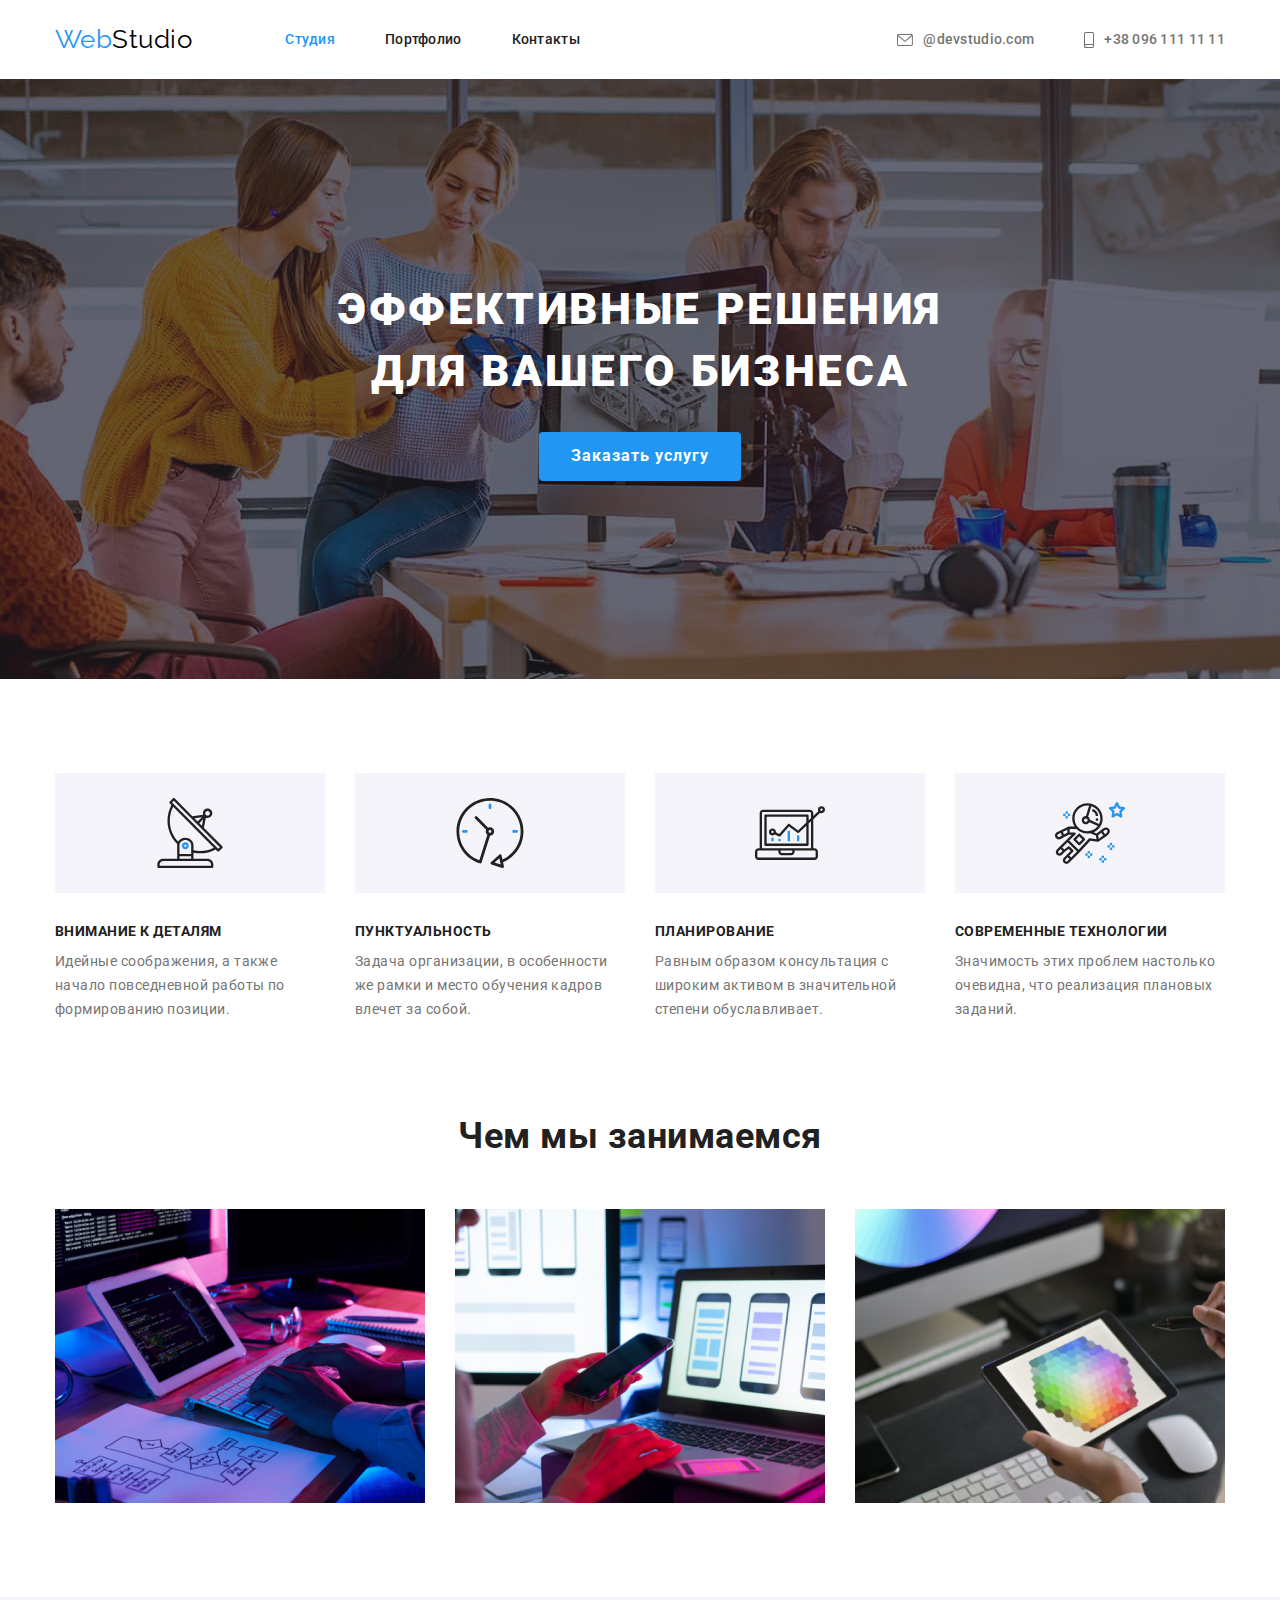
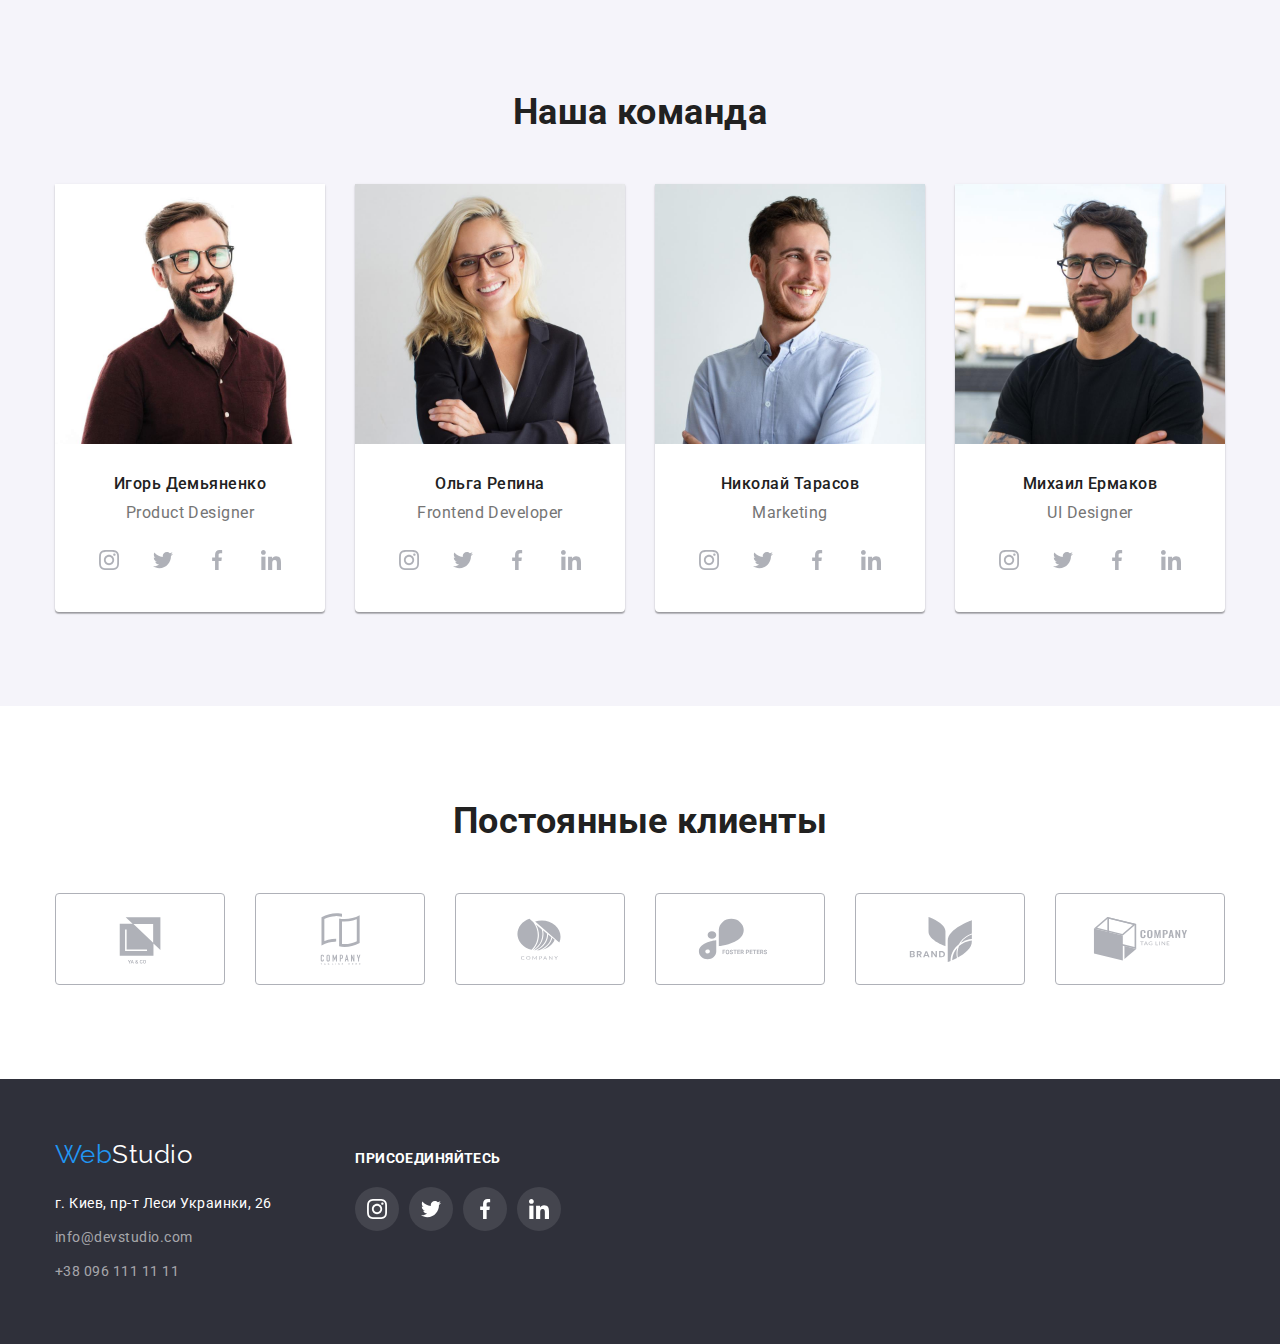
<file: index.html>
<!DOCTYPE html>
<html lang="en">
  <head>
    <meta charset="UTF-8" />
    <meta http-equiv="X-UA-Compatible" content="IE=edge" />
    <meta name="viewport" content="width=device-width, initial-scale=1.0" />
    <link rel="preconnect" href="https://fonts.googleapis.com" />
    <link rel="preconnect" href="https://fonts.gstatic.com" crossorigin />
    <title>Web studio</title>
    <link
      href="https://fonts.googleapis.com/css2?family=Raleway:wght@700&family=Roboto:wght@400;500;700;900&display=swap"
      rel="stylesheet"
    />
    <link
      rel="stylesheet"
      href="https://cdn.jsdelivr.net/npm/modern-normalize@1.1.0/modern-normalize.min.css"
    />
    <link rel="stylesheet" href="./css/styles.css" />
  </head>
  <body class="page">
    <!-- Header section -->
    <header class="header">
      <!-- Navigation -->
      <div class="container header-container">
        <nav class="page-nav">
          <a href="./index.html" class="logo"
            ><span class="accent">Web</span><span class="logo-dark">Studio</span></a
          >
          <ul class="list site-nav">
            <li class="items">
              <a href="./index.html" class="link current">Студия</a>
            </li>
            <li class="items"><a href="./portfolio.html" class="link">Портфолио</a></li>
            <li class="items"><a href="" class="link">Контакты</a></li>
          </ul>
        </nav>
        <ul class="list site-nav">
          <li class="items">
            <a href="mailto:info@devstudio.com" class="link header-contacts"
              ><svg class="header-contact-icon" width="16px" height="12px">
                <use href="./images/sprite.svg#icon-envelope"></use>
              </svg>
              @devstudio.com
            </a>
          </li>
          <li class="items">
            <a href="tel:+380961111111" class="link header-contacts">
              <svg class="header-contact-icon" width="10px" height="16px">
                <use href="./images/sprite.svg#icon-smartphone"></use>
              </svg>
              +38 096 111 11 11</a
            >
          </li>
        </ul>
      </div>
    </header>
    <!-- Main container -->
    <main>
      <!-- Underheader section -->
      <section class="hero">
        <div class="container">
          <h1 class="underheader-title">Эффективные решения для вашего бизнеса</h1>
          <button type="button" class="button primary index-page">Заказать услугу</button>
        </div>
      </section>
      <!-- Studio section -->
      <section class="studio section-indents">
        <div class="container">
          <h2 class="hidden-title">Наши приемущества</h2>
          <ul class="list studio-section">
            <li class="items">
              <div class="studio-decore-container">
                <svg class="studio-decore-icons" width="70px" height="70px">
                  <use href="./images/sprite.svg#icon-antenna"></use>
                </svg>
              </div>
              <h3 class="studio-title">Внимание к деталям</h3>
              <p class="studio-text">
                Идейные соображения, а также начало повседневной работы по формированию позиции.
              </p>
            </li>
            <li class="items">
              <div class="studio-decore-container">
                <svg class="studio-decore-icons" width="70px" height="70px">
                  <use href="./images/sprite.svg#icon-clock"></use>
                </svg>
              </div>
              <h3 class="studio-title">Пунктуальность</h3>
              <p class="studio-text">
                Задача организации, в особенности же рамки и место обучения кадров влечет за собой.
              </p>
            </li>
            <li class="items">
              <div class="studio-decore-container">
                <svg class="studio-decore-icons" width="70px" height="70px">
                  <use href="./images/sprite.svg#icon-diagram"></use>
                </svg>
              </div>
              <h3 class="studio-title">Планирование</h3>
              <p class="studio-text">
                Равным образом консультация с широким активом в значительной степени обуславливает.
              </p>
            </li>
            <li class="items">
              <div class="studio-decore-container">
                <svg class="studio-decore-icons" width="70px" height="70px">
                  <use href="./images/sprite.svg#icon-astronaut"></use>
                </svg>
              </div>
              <h3 class="studio-title">Современные технологии</h3>
              <p class="studio-text">
                Значимость этих проблем настолько очевидна, что реализация плановых заданий.
              </p>
            </li>
          </ul>
        </div>
      </section>
      <!-- Portfolio section -->
      <section class="portfolio">
        <div class="container">
          <h2 class="portfolio-title">Чем мы занимаемся</h2>
          <ul class="list portfolio-list">
            <li class="items">
              <img src="./images/indeximages/box1.jpg" alt="Планшет и блоксхема" width="370" />
            </li>
            <li class="items">
              <img src="./images/indeximages/box2.jpg" alt="Ноутбук и телефон" width="370" />
            </li>
            <li class="items">
              <img
                src="./images/indeximages/box3.jpg"
                alt="Цветовая палитра на планшете"
                width="370"
              />
            </li>
          </ul>
        </div>
      </section>
      <!-- Our team -->
      <section class="team section-indents">
        <div class="container">
          <h2 class="team-title">Наша команда</h2>
          <ul class="list enployees">
            <li class="enployees-cards">
              <img src="./images/indeximages/igor.jpg" alt="Игорь" width="270" />
              <div class="enployees-cards-text">
                <h3 class="name-title">Игорь Демьяненко</h3>
                <p class="name-text">Product Designer</p>
                <ul class="social-list list">
                  <li class="social-list-items">
                    <a href="" class="social-list-links">
                      <svg class="social-list-icons" width="20px" height="20px">
                        <use href="./images/sprite.svg#icon-instagram"></use>
                      </svg>
                    </a>
                  </li>
                  <li class="social-list-items">
                    <a href="" class="social-list-links">
                      <svg class="social-list-icons" width="20px" height="20px">
                        <use href="./images/sprite.svg#icon-twitter"></use>
                      </svg>
                    </a>
                  </li>
                  <li class="social-list-items">
                    <a href="" class="social-list-links">
                      <svg class="social-list-icons" width="20px" height="20px">
                        <use href="./images/sprite.svg#icon-facebook"></use>
                      </svg>
                    </a>
                  </li>
                  <li class="social-list-items">
                    <a href="" class="social-list-links">
                      <svg class="social-list-icons" width="20px" height="20px">
                        <use href="./images/sprite.svg#icon-linkedin"></use>
                      </svg>
                    </a>
                  </li>
                </ul>
              </div>
            </li>
            <li class="enployees-cards">
              <img src="./images/indeximages/olga.jpg" alt="Ольга" width="270" />
              <div class="enployees-cards-text">
                <h3 class="name-title">Ольга Репина</h3>
                <p class="name-text">Frontend Developer</p>
                <ul class="social-list list">
                  <li class="social-list-items">
                    <a href="" class="social-list-links">
                      <svg class="social-list-icons" width="20px" height="20px">
                        <use href="./images/sprite.svg#icon-instagram"></use>
                      </svg>
                    </a>
                  </li>
                  <li class="social-list-items">
                    <a href="" class="social-list-links">
                      <svg class="social-list-icons" width="20px" height="20px">
                        <use href="./images/sprite.svg#icon-twitter"></use>
                      </svg>
                    </a>
                  </li>
                  <li class="social-list-items">
                    <a href="" class="social-list-links">
                      <svg class="social-list-icons" width="20px" height="20px">
                        <use href="./images/sprite.svg#icon-facebook"></use>
                      </svg>
                    </a>
                  </li>
                  <li class="social-list-items">
                    <a href="" class="social-list-links">
                      <svg class="social-list-icons" width="20px" height="20px">
                        <use href="./images/sprite.svg#icon-linkedin"></use>
                      </svg>
                    </a>
                  </li>
                </ul>
              </div>
            </li>
            <li class="enployees-cards">
              <img src="./images/indeximages/nikolai.jpg" alt="Николай" width="270" />
              <div class="enployees-cards-text">
                <h3 class="name-title">Николай Тарасов</h3>
                <p class="name-text">Marketing</p>
                <ul class="social-list list">
                  <li class="social-list-items">
                    <a href="" class="social-list-links">
                      <svg class="social-list-icons" width="20px" height="20px">
                        <use href="./images/sprite.svg#icon-instagram"></use>
                      </svg>
                    </a>
                  </li>
                  <li class="social-list-items">
                    <a href="" class="social-list-links">
                      <svg class="social-list-icons" width="20px" height="20px">
                        <use href="./images/sprite.svg#icon-twitter"></use>
                      </svg>
                    </a>
                  </li>
                  <li class="social-list-items">
                    <a href="" class="social-list-links">
                      <svg class="social-list-icons" width="20px" height="20px">
                        <use href="./images/sprite.svg#icon-facebook"></use>
                      </svg>
                    </a>
                  </li>
                  <li class="social-list-items">
                    <a href="" class="social-list-links">
                      <svg class="social-list-icons" width="20px" height="20px">
                        <use href="./images/sprite.svg#icon-linkedin"></use>
                      </svg>
                    </a>
                  </li>
                </ul>
              </div>
            </li>
            <li class="enployees-cards">
              <img src="./images/indeximages/mihail.jpg" alt="Михаил" width="270" />
              <div class="enployees-cards-text">
                <h3 class="name-title">Михаил Ермаков</h3>
                <p class="name-text">UI Designer</p>
                <ul class="social-list list">
                  <li class="social-list-items">
                    <a href="" class="social-list-links">
                      <svg class="social-list-icons" width="20px" height="20px">
                        <use href="./images/sprite.svg#icon-instagram"></use>
                      </svg>
                    </a>
                  </li>
                  <li class="social-list-items">
                    <a href="" class="social-list-links">
                      <svg class="social-list-icons" width="20px" height="20px">
                        <use href="./images/sprite.svg#icon-twitter"></use>
                      </svg>
                    </a>
                  </li>
                  <li class="social-list-items">
                    <a href="" class="social-list-links">
                      <svg class="social-list-icons" width="20px" height="20px">
                        <use href="./images/sprite.svg#icon-facebook"></use>
                      </svg>
                    </a>
                  </li>
                  <li class="social-list-items">
                    <a href="" class="social-list-links">
                      <svg class="social-list-icons" width="20px" height="20px">
                        <use href="./images/sprite.svg#icon-linkedin"></use>
                      </svg>
                    </a>
                  </li>
                </ul>
              </div>
            </li>
          </ul>
        </div>
      </section>
      <section class="partners">
        <div class="container">
          <h2 class="partners-title">Постоянные клиенты</h2>
          <ul class="list partners-list">
            <li class="partners-list-items">
              <a href="" class="partners-list-links">
                <svg class="partners-list-icons" width="106px" height="60px">
                  <use href="./images/sprite.svg#icon-Logo1"></use>
                </svg>
              </a>
            </li>
            <li class="partners-list-items">
              <a href="" class="partners-list-links">
                <svg class="partners-list-icons" width="106px" height="60px">
                  <use href="./images/sprite.svg#icon-Logo2"></use>
                </svg>
              </a>
            </li>
            <li class="partners-list-items">
              <a href="" class="partners-list-links">
                <svg class="partners-list-icons" width="106px" height="60px">
                  <use href="./images/sprite.svg#icon-Logo3"></use>
                </svg>
              </a>
            </li>
            <li class="partners-list-items">
              <a href="" class="partners-list-links">
                <svg class="partners-list-icons" width="106px" height="60px">
                  <use href="./images/sprite.svg#icon-Logo4"></use>
                </svg>
              </a>
            </li>
            <li class="partners-list-items">
              <a href="" class="partners-list-links">
                <svg class="partners-list-icons" width="106px" height="60px">
                  <use href="./images/sprite.svg#icon-Logo5"></use>
                </svg>
              </a>
            </li>
            <li class="partners-list-items">
              <a href="" class="partners-list-links">
                <svg class="partners-list-icons" width="106px" height="60px">
                  <use href="./images/sprite.svg#icon-Logo6"></use>
                </svg>
              </a>
            </li>
          </ul>
        </div>
      </section>
    </main>
    <!-- Footer -->
    <footer class="footer incolor-section">
      <div class="container footer-container">
        <div>
          <a href="./index.html" class="logo logo-footer"
            ><span class="accent">Web</span><span class="logo-light">Studio</span></a
          >
          <address>
            <p class="addr">г. Киев, пр-т Леси Украинки, 26</p>
            <a href="mailto:info@devstudio.com" class="footer-contacts">info@devstudio.com</a>
            <a href="tel:+380961111111" class="footer-contacts">+38 096 111 11 11</a>
          </address>
        </div>
        <div class="footer-social">
          <h2 class="footer-social-title">присоединяйтесь</h2>
          <ul class="list footer-social-list">
            <li class="footer-social-list-items">
              <a href="" class="footer-social-list-links">
                <svg class="footer-social-list-icons" width="20px" height="20px">
                  <use href="./images/sprite.svg#icon-instagram"></use>
                </svg>
              </a>
            </li>
            <li class="footer-social-list-items">
              <a href="" class="footer-social-list-links">
                <svg class="footer-social-list-icons" width="20px" height="20px">
                  <use href="./images/sprite.svg#icon-twitter"></use>
                </svg>
              </a>
            </li>
            <li class="footer-social-list-items">
              <a href="" class="footer-social-list-links">
                <svg class="footer-social-list-icons" width="20px" height="20px">
                  <use href="./images/sprite.svg#icon-facebook"></use>
                </svg>
              </a>
            </li>
            <li class="footer-social-list-items">
              <a href="" class="footer-social-list-links">
                <svg class="footer-social-list-icons" width="20px" height="20px">
                  <use href="./images/sprite.svg#icon-linkedin"></use>
                </svg>
              </a>
            </li>
          </ul>
        </div>
      </div>
    </footer>
  </body>
</html>
</file>
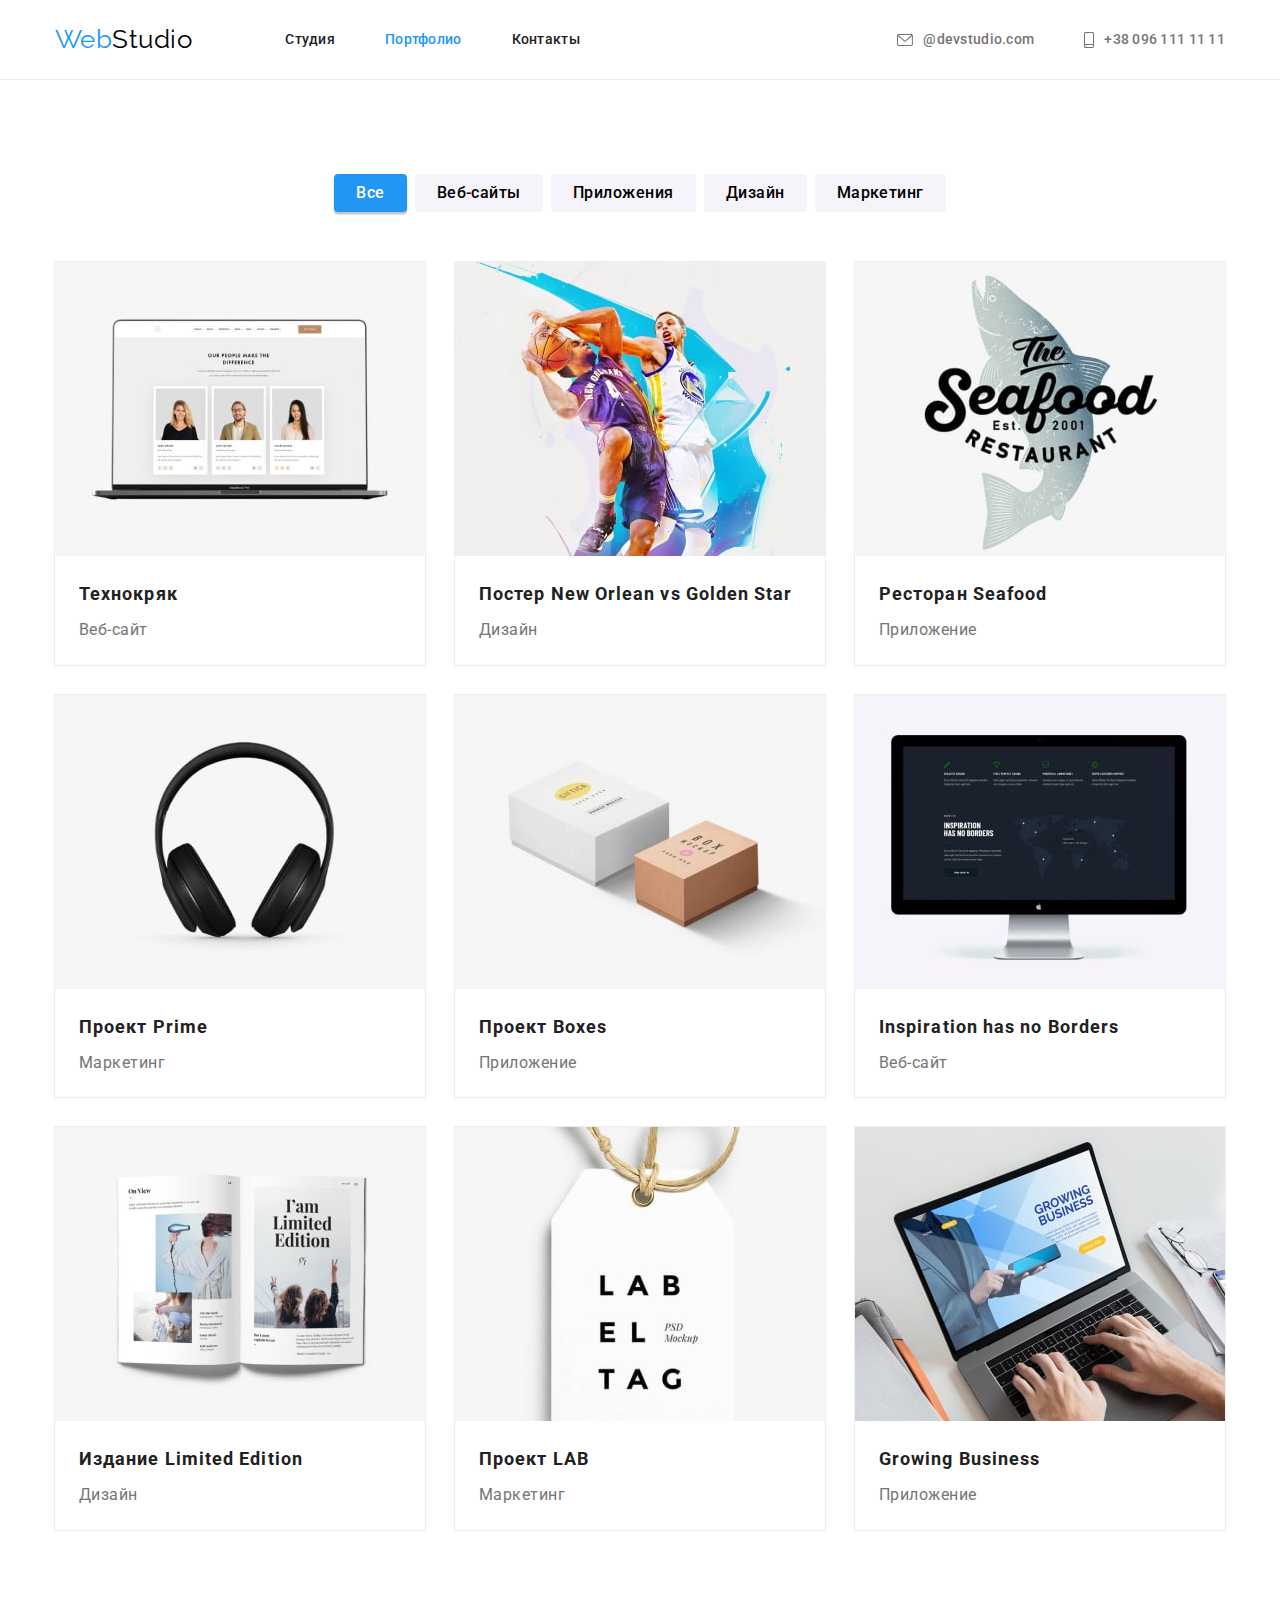
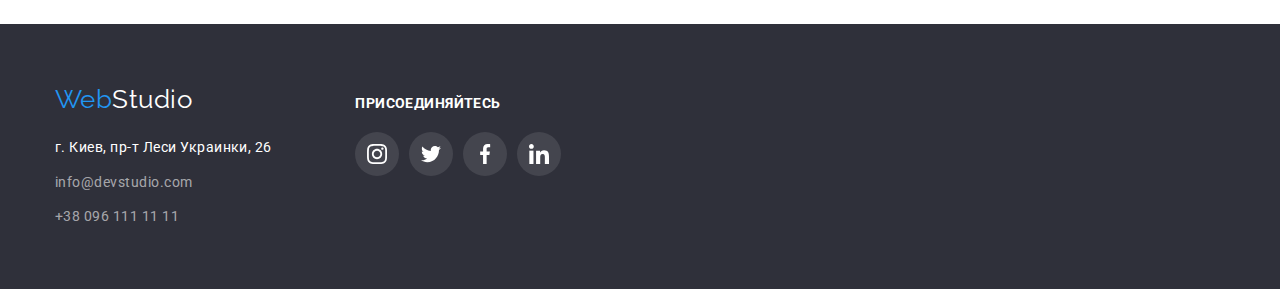
<file: portfolio.html>
<!DOCTYPE html>
<html lang="en">
  <head>
    <meta charset="UTF-8" />
    <meta http-equiv="X-UA-Compatible" content="IE=edge" />
    <meta name="viewport" content="width=device-width, initial-scale=1.0" />

    <title>Web studio</title>
    <link
      href="https://fonts.googleapis.com/css2?family=Raleway:wght@700&family=Roboto:wght@400;500;700;900&display=swap"
      rel="stylesheet"
    />
    <link
      rel="stylesheet"
      href="https://cdn.jsdelivr.net/npm/modern-normalize@1.1.0/modern-normalize.min.css"
    />
    <link rel="stylesheet" href="./css/styles.css" />
  </head>
  <body class="page-portfolio">
    <!-- Header section -->
    <header class="header header-portfolio">
      <!-- Navigation -->
      <div class="container header-container">
        <nav class="page-nav">
          <a href="./index.html" class="logo"
            ><span class="accent">Web</span><span class="logo-dark">Studio</span></a
          >
          <ul class="list site-nav">
            <li class="items">
              <a href="./index.html" class="link">Студия</a>
            </li>
            <li class="items"><a href="./portfolio.html" class="link current">Портфолио</a></li>
            <li class="items"><a href="" class="link">Контакты</a></li>
          </ul>
        </nav>
        <ul class="list site-nav">
          <li class="items">
            <a href="mailto:info@devstudio.com" class="link header-contacts">
              <svg class="header-contact-icon" width="16px" height="12px">
                <use href="./images/sprite.svg#icon-envelope"></use>
              </svg>
              @devstudio.com</a
            >
          </li>
          <li class="items">
            <a href="tel:+380961111111" class="link header-contacts">
              <svg class="header-contact-icon" width="10px" height="16px">
                <use href="./images/sprite.svg#icon-smartphone"></use>
              </svg>
              +38 096 111 11 11</a
            >
          </li>
        </ul>
      </div>
    </header>
    <!-- Main container -->
    <main>
      <section class="section-indents">
        <div class="container filter">
          <h1 class="hidden-title">Портфолио</h1>
          <ul class="list portfolio-buttons-list">
            <li class="items"><button type="button" class="button-port current">Все</button></li>
            <li class="items"><button type="button" class="button-port">Веб-сайты</button></li>
            <li class="items"><button type="button" class="button-port">Приложения</button></li>
            <li class="items"><button type="button" class="button-port">Дизайн</button></li>
            <li class="items"><button type="button" class="button-port">Маркетинг</button></li>
          </ul>
        </div>
        <div class="container">
          <ul class="list portfolio-text portfolio-cards-list">
            <li class="portfolio-cards">
              <div class="portfolio-cards-links">
                <a href=""
                  ><img
                    src="./images/portfolioimages/technocrack-min.jpg"
                    alt="Ноутбук с тремя фотографиями"
                    width="370"
                    height="294"
                  />
                  <div class="portfolio-cards-text">
                    <h2>Технокряк</h2>
                    <p>Веб-сайт</p>
                  </div>
                </a>
              </div>
            </li>
            <li class="portfolio-cards">
              <div class="portfolio-cards-links">
                <a href=""
                  ><img
                    src="./images/portfolioimages/poster-min.jpg"
                    alt="Постер с баскетболистами"
                    width="370"
                    height="294"
                  />
                  <div class="portfolio-cards-text">
                    <h2>Постер New Orlean vs Golden Star</h2>
                    <p>Дизайн</p>
                  </div>
                </a>
              </div>
            </li>
            <li class="portfolio-cards">
              <div class="portfolio-cards-links">
                <a href=""
                  ><img
                    src="./images/portfolioimages/seafood-min.jpg"
                    alt="Логотип ресторана морской кухни"
                    width="370"
                    height="294"
                  />
                  <div class="portfolio-cards-text">
                    <h2>Ресторан Seafood</h2>
                    <p>Приложение</p>
                  </div>
                </a>
              </div>
            </li>
            <li class="portfolio-cards">
              <div class="portfolio-cards-links">
                <a href=""
                  ><img
                    src="./images/portfolioimages/prime-min.jpg"
                    alt="Наушники"
                    width="370"
                    height="294"
                  />
                  <div class="portfolio-cards-text">
                    <h2>Проект Prime</h2>
                    <p>Маркетинг</p>
                  </div>
                </a>
              </div>
            </li>
            <li class="portfolio-cards">
              <div class="portfolio-cards-links">
                <a href=""
                  ><img
                    src="./images/portfolioimages/boxes-min.jpg"
                    alt="Две коробки"
                    width="370"
                    height="294"
                  />
                  <div class="portfolio-cards-text">
                    <h2>Проект Boxes</h2>
                    <p>Приложение</p>
                  </div>
                </a>
              </div>
            </li>
            <li class="portfolio-cards">
              <div class="portfolio-cards-links">
                <a href=""
                  ><img
                    src="./images/portfolioimages/inspiration-min.jpg"
                    alt="Моноблок apple"
                    width="370"
                    height="294"
                  />
                  <div class="portfolio-cards-text">
                    <h2>Inspiration has no Borders</h2>
                    <p>Веб-сайт</p>
                  </div>
                </a>
              </div>
            </li>
            <li class="portfolio-cards">
              <div class="portfolio-cards-links">
                <a href=""
                  ><img
                    src="./images/portfolioimages/edition-min.jpg"
                    alt="Раскрытая книга"
                    width="370"
                    height="294"
                  />
                  <div class="portfolio-cards-text">
                    <h2>Издание Limited Edition</h2>
                    <p>Дизайн</p>
                  </div>
                </a>
              </div>
            </li>
            <li class="portfolio-cards">
              <div class="portfolio-cards-links">
                <a href=""
                  ><img
                    src="./images/portfolioimages/lab-min.jpg"
                    alt="Бирка с надписью"
                    width="370"
                    height="294"
                  />
                  <div class="portfolio-cards-text">
                    <h2>Проект LAB</h2>
                    <p>Маркетинг</p>
                  </div>
                </a>
              </div>
            </li>
            <li class="portfolio-cards">
              <div class="portfolio-cards-links">
                <a href=""
                  ><img
                    src="./images/portfolioimages/busines-min.jpg"
                    alt="Раскрытый ноутбук"
                    width="370"
                    height="294"
                  />
                  <div class="portfolio-cards-text">
                    <h2>Growing Business</h2>
                    <p>Приложение</p>
                  </div>
                </a>
              </div>
            </li>
          </ul>
        </div>
      </section>
    </main>
    <!-- Footer -->
    <footer class="footer incolor-section">
      <div class="container footer-container">
        <div>
          <a href="./index.html" class="logo logo-footer"
            ><span class="accent">Web</span><span class="logo-light">Studio</span></a
          >
          <address>
            <p class="addr">г. Киев, пр-т Леси Украинки, 26</p>
            <a href="mailto:info@devstudio.com" class="footer-contacts">info@devstudio.com</a>
            <a href="tel:+380961111111" class="footer-contacts">+38 096 111 11 11</a>
          </address>
        </div>
        <div class="footer-social">
          <h2 class="footer-social-title">присоединяйтесь</h2>
          <ul class="list footer-social-list">
            <li class="footer-social-list-items">
              <a href="" class="footer-social-list-links">
                <svg class="footer-social-list-icons" width="20px" height="20px">
                  <use href="./images/sprite.svg#icon-instagram"></use>
                </svg>
              </a>
            </li>
            <li class="footer-social-list-items">
              <a href="" class="footer-social-list-links">
                <svg class="footer-social-list-icons" width="20px" height="20px">
                  <use href="./images/sprite.svg#icon-twitter"></use>
                </svg>
              </a>
            </li>
            <li class="footer-social-list-items">
              <a href="" class="footer-social-list-links">
                <svg class="footer-social-list-icons" width="20px" height="20px">
                  <use href="./images/sprite.svg#icon-facebook"></use>
                </svg>
              </a>
            </li>
            <li class="footer-social-list-items">
              <a href="" class="footer-social-list-links">
                <svg class="footer-social-list-icons" width="20px" height="20px">
                  <use href="./images/sprite.svg#icon-linkedin"></use>
                </svg>
              </a>
            </li>
          </ul>
        </div>
      </div>
    </footer>
  </body>
</html>
</file>
<file: css/styles.css>
:root {
    --logo-color-accent: #2196F3;
    --logo-color-dark: #000;
    --logo-color-light: #ffffff;
    --primary-accent: #2196F3;
    --secondary-accent: #188CE8;
    --primary-light-color: #E5E5E5;
    /* --primary-light-color: #F5F4FA; */
    --secondery-light-color: #F5F4FA;
    --third-light-color: #ffffff;
    --primary-text-color: #757575;
    --title-color: #212121;
    --incolor-background: #2F303A;
    --bg-non-image: #C4C4C4;
    --border-icons: #AFB1B8
}
/* Reset styles */
h1, h2, h3, h4, p {
    margin-top: 0;
    margin-bottom: 0;
}
ul, ol {
    margin-top: 0;
    margin-bottom: 0;
    padding-left: 0;
}
img {
    display: block;
}
.list {
    list-style: none;
}
a {
    text-decoration: none;
}
button {
    cursor: pointer;
}
:focus {
    outline: none;
}
/* Body styles */
.container {
    margin-left: auto;
    margin-right: auto;
    width: 1200px;
    /* outline: 1px solid tomato; */
    padding-left: 15px;
    padding-right: 15px;
}
.page {
    color: var(--primary-text-color);
    /* background-color: var(--primary-light-color); */
    font-family: Roboto, sans-serif;
    letter-spacing: 0.03em;
    font-weight: 400;
}
.page-portfolio {
    color: var(--primary-text-color);
    font-family: Roboto, sans-serif;
    letter-spacing: 0.03em;
    font-weight: 400;
}
.section-indents {
    padding-top: 94px;
    padding-bottom: 94px;
}
.team-title,
.portfolio-title,
.partners-title {
    margin-bottom: 50px;
}
/* Logo */
.accent {
    color: var(--logo-color-accent);
}
.logo-dark {
    color: var(--logo-color-dark);
}
.logo-light {
    color: var(--logo-color-light);
}
.logo {
    font-family: Raleway, sans-serif;
    font-size: 26px;
    line-height: 1.2;
    margin-right: 93px;
}
/* Hidden title */
.hidden-title {
    position: absolute; 
    width: 1px; 
    height: 1px; 
    margin: -1px; 
    border: 0; 
    padding: 0; 
    white-space: nowrap; 
    clip-path: inset(100%); 
    clip: rect(0 0 0 0); 
    overflow: hidden; 
}
/* Text title */
.studio-title, 
.portfolio-title, 
.team-title,
.name-title,
.partners-title {
    color: var(--title-color);    
}
.underheader-title {
    color: var(--third-light-color);
    font-weight: 900;
    font-size: 44px;
    line-height: 1.4;
    text-align: center;
    letter-spacing: 0.06em;
    text-transform: uppercase;
    max-width: 696px;
    margin-bottom: 30px;
    margin-left: auto;
    margin-right: auto;
}
.studio-title {
    font-weight: 700;
    font-size: 14px;
    line-height: 1.2;
    text-transform: uppercase;
    margin-bottom: 10px;
}
.studio-text {
    font-size: 14px;
    line-height: 1.7;
}
.name-text {
    font-size: 16px;
    line-height: 1.2;
    text-align: center;
    margin-bottom: 16px;
}
.team-title,
.portfolio-title,
.partners-title {
    font-weight: 700;
    font-size: 36px;
    line-height: 1.2;
    text-align: center;
}
.name-title {
    font-weight: 500;
    font-size: 16px;
    line-height: 1.2;
    text-align: center;
    margin-bottom: 10px;
}
/* Background colors  */
.header {
    background-color: var(--third-light-color);
    padding-top: 24px;
    padding-bottom: 24px;
}
.incolor-section {
    /* max-width: 1600px; */
    margin-left: auto;
    margin-right: auto;
    background-color: var(--incolor-background);
}
.team {
    background-color: var(--secondery-light-color);
}
/* Header container */
.header-container {
    display: flex;
    align-items: center;
    justify-content: space-between;
}
.page-nav {
    display: flex;
    align-items: center;
}
.header-contacts {
    display: flex;
    align-items: center;
}
.header-contact-icon {
    fill: currentColor;
    margin-right: 10px;
    /* align-items: center; */
}
/* Navigations */
.site-nav {
    display: flex;
    align-items: center;
}
.site-nav .items + .items {
    margin-left: 50px;
}
.site-nav .link {
    color: var(--title-color);
    font-weight: 500;
    font-size: 14px;
    line-height: 1.2; 
    letter-spacing: 0.02em;   
}
.site-nav .link:hover,
.site-nav .link:focus {
    color: var(--primary-accent);
    border: none;
} 
.site-nav .link.current {
    color: var(--primary-accent);
}
.link.header-contacts {
    color: var(--primary-text-color);
}
/* Hero */
.hero {
    max-width: 1600px;
    height: 600px;
    margin-left: auto;
    margin-right: auto;
    padding-top: 200px;
    padding-bottom: 200px;
    background: var(--bg-non-image);
    background-image: linear-gradient(rgba(47, 48, 58, 0.4), rgba(47, 48, 58, 0.4)), url('../images/indeximages/bg-img.jpg');
    background-repeat: no-repeat;
    background-position: center center;
    background-size: cover;
    background-clip: padding-box;
}
/* Studio */
.studio-section {
    display: flex;
}
.studio-section .items + .items {
    margin-left: 30px;
}
.studio-decore-container {
    display: flex;
    justify-content: center;
    align-items: center;
    width: 270px;
    height: 120px;
    margin-bottom: 30px;
    background-color: var(--secondery-light-color);
}

/* Portfolio */
.portfolio-list {
    display: flex; 
}
.portfolio-list .items + .items {
    margin-left: 30px;
}
.portfolio {
    padding-bottom: 94px;
}
/* Our team */
.enployees {
    display: flex;
    flex-wrap: wrap;
    gap: 30px;

}
/* .enployees-cards:not(:nth-child(4n)) {
    margin-right: 30px;
} */


.enployees-cards {

    flex-basis: calc((100% - 90px) / 4);
    background: #FFFFFF;
    box-shadow: 0px 1px 3px rgba(0, 0, 0, 0.12), 0px 1px 1px rgba(0, 0, 0, 0.14), 0px 2px 1px rgba(0, 0, 0, 0.2);
    border-radius: 0px 0px 4px 4px;
}
.enployees-cards-text {
    padding-top: 30px;
    padding-bottom: 30px;
}
.social-list {
    display: flex;
    flex-wrap: wrap;
    justify-content: center;
    gap: 10px;
}
.social-list-links {
    display: flex;
    justify-content: center;
    align-items: center;
    width: 44px;
    height: 44px;
    border-radius: 50%;
    background-color: #fff;
    fill: #afb1b8;
    /* fill: currentColor; */
}
.social-list-links:focus, 
.social-list-links:hover {
    background-color: var(--primary-accent);
    fill: var(--third-light-color);
    border: none;
}

/* Buttons */
.button {
    color: var(--title-color);
    background-color: var(--secondery-light-color);
    font-family: inherit;
}
.button.index-page {
    display: block;
    font-weight: 700;
    font-size: 16px;
    line-height: 1.8;
    letter-spacing: 0.06em;   
    border: none;
    border-radius: 4px;
    padding: 10px 32px;
    margin-left: auto;
    margin-right: auto;
}
.button.index-page:hover,
.button.index-page:focus {
    background-color: var(--secondary-accent);
    border: none;
}
.button-port {
    display: block;
    font-weight: 500;
    font-size: 16px;
    line-height: 1.6;
    text-align: center;
    letter-spacing: 0.03em;
    border: none;
    border-radius: 4px;
    padding: 6px 22px;
    background-color: var(--secondery-light-color);
}
.button-port:hover,
.button-port:focus {
    background-color: var(--primary-accent);
    color: var(--third-light-color);
    border: none;
    box-shadow: 0px 3px 1px rgba(0, 0, 0, 0.1), 0px 1px 2px rgba(0, 0, 0, 0.08), 0px 2px 2px rgba(0, 0, 0, 0.12);
}
.button.primary {
    color: var(--third-light-color);
    background-color: var(--primary-accent);
}
.filter .current {
    background-color: var(--primary-accent);
    color: var(--third-light-color);
    box-shadow: 0px 3px 1px rgba(0, 0, 0, 0.1), 0px 1px 2px rgba(0, 0, 0, 0.08), 0px 2px 2px rgba(0, 0, 0, 0.12);
}
/* Portfolio text */
.portfolio-text h2 {
    color: var(--title-color);
    font-weight: 700;
    font-size: 18px;
    line-height: 2;
    letter-spacing: 0.06em;
}
.portfolio-text p {
    color: var(--primary-text-color);
    font-size: 16px;
    line-height: 1.8;   
}
/* Partners */
.partners {
    /* background-color: var(--primary-light-color); */
    padding-top: 94px;
    padding-bottom: 94px;
}
.partners-list {
    display: flex;
    justify-content: center;
    flex-wrap: wrap;
    gap: 30px;
}
.partners-list-items {
    display: flex;
    /* justify-content: center; */
    align-items: center;
}
.partners-list-links {
    width: 170px;
    height: 92px;
    padding: 16px 32px;
    border: 1px solid var(--border-icons);
    border-radius: 4px;
    fill: var(--border-icons)
}
.partners-list-links:hover,
.partners-list-links:focus {
    border: 1px solid var(--primary-accent);
    fill: var(--primary-accent);
}
/* Footer */
address {
    font-style: normal;
}
.addr {
    color: var(--third-light-color);
    font-size: 14px;
    line-height: 1.8;
}
.footer-contacts {
    color: #ffffff96;
    font-size: 14px;
    line-height: 1.8;  
    display: block;
    margin-top: 9px;
}
.footer {
    padding-top: 60px;
    padding-bottom: 60px;
}
.logo-footer {
    display: block;
    margin-bottom: 20px;
}
.footer-container {
    display: flex;
}
.footer-social {
    margin-top: 12px;
    margin-left: 70px;
}
.footer-social-title {
    font-weight: 700;
    font-size: 14px;
    line-height: 1.14;
    letter-spacing: 0.03em;
    text-transform: uppercase;
    color: var(--third-light-color);
    margin-bottom: 20px;
}
.footer-social-list-links {
    display: flex;
    justify-content: center;
    align-items: center;
    width: 44px;
    height: 44px;
    border-radius: 50%;
    background-color: rgba(255, 255, 255, 0.1);;
    fill: var(--third-light-color);
}
.footer-social-list-links:focus, 
.footer-social-list-links:hover {
    background-color: var(--primary-accent);
    fill: var(--third-light-color);
    border: none;
}
.footer-social-list {
    display: flex;
    flex-wrap: wrap;
    justify-content: center;
    gap: 10px;
}
/* Portfolio page */
.portfolio-buttons-list {
    display: flex;
    justify-content: center;
    margin-bottom: 50px;
}

.portfolio-buttons-list .items + .items {
    margin-left: 8px;
}
/* Cards ssection */
.portfolio-cards-list {
    display: flex;
    flex-wrap: wrap;
    gap: 30px;
}
/* .portfolio-cards:not(:nth-child(3n)) {
    margin-right: 30px;
}
.portfolio-cards:not(:nth-last-child(-n + 3)) {
    margin-bottom: 30px;
} */
.portfolio-cards-text {
    padding: 20px 24px;
    background-color: var(--third-light-color);
}
.portfolio-cards-text p {
    margin-top: 4px;
}
.header-portfolio {
    border-bottom: 1px solid #ECECEC;
}
/* .portfolio-cards-links,
.portfolio-cards-text {
    background-color: tomato;
    border: 1px solid black;
} */
.portfolio-cards-links {
    background-color: var(--third-light-color);
    outline: 1px solid #EEEEEE;;
}
.portfolio-cards-links:hover,
.portfolio-cards-links:focus
{
    box-shadow: 0px 1px 1px rgba(0, 0, 0, 0.12), 0px 4px 4px rgba(0, 0, 0, 0.06), 1px 4px 6px rgba(0, 0, 0, 0.16);
}
</file>
